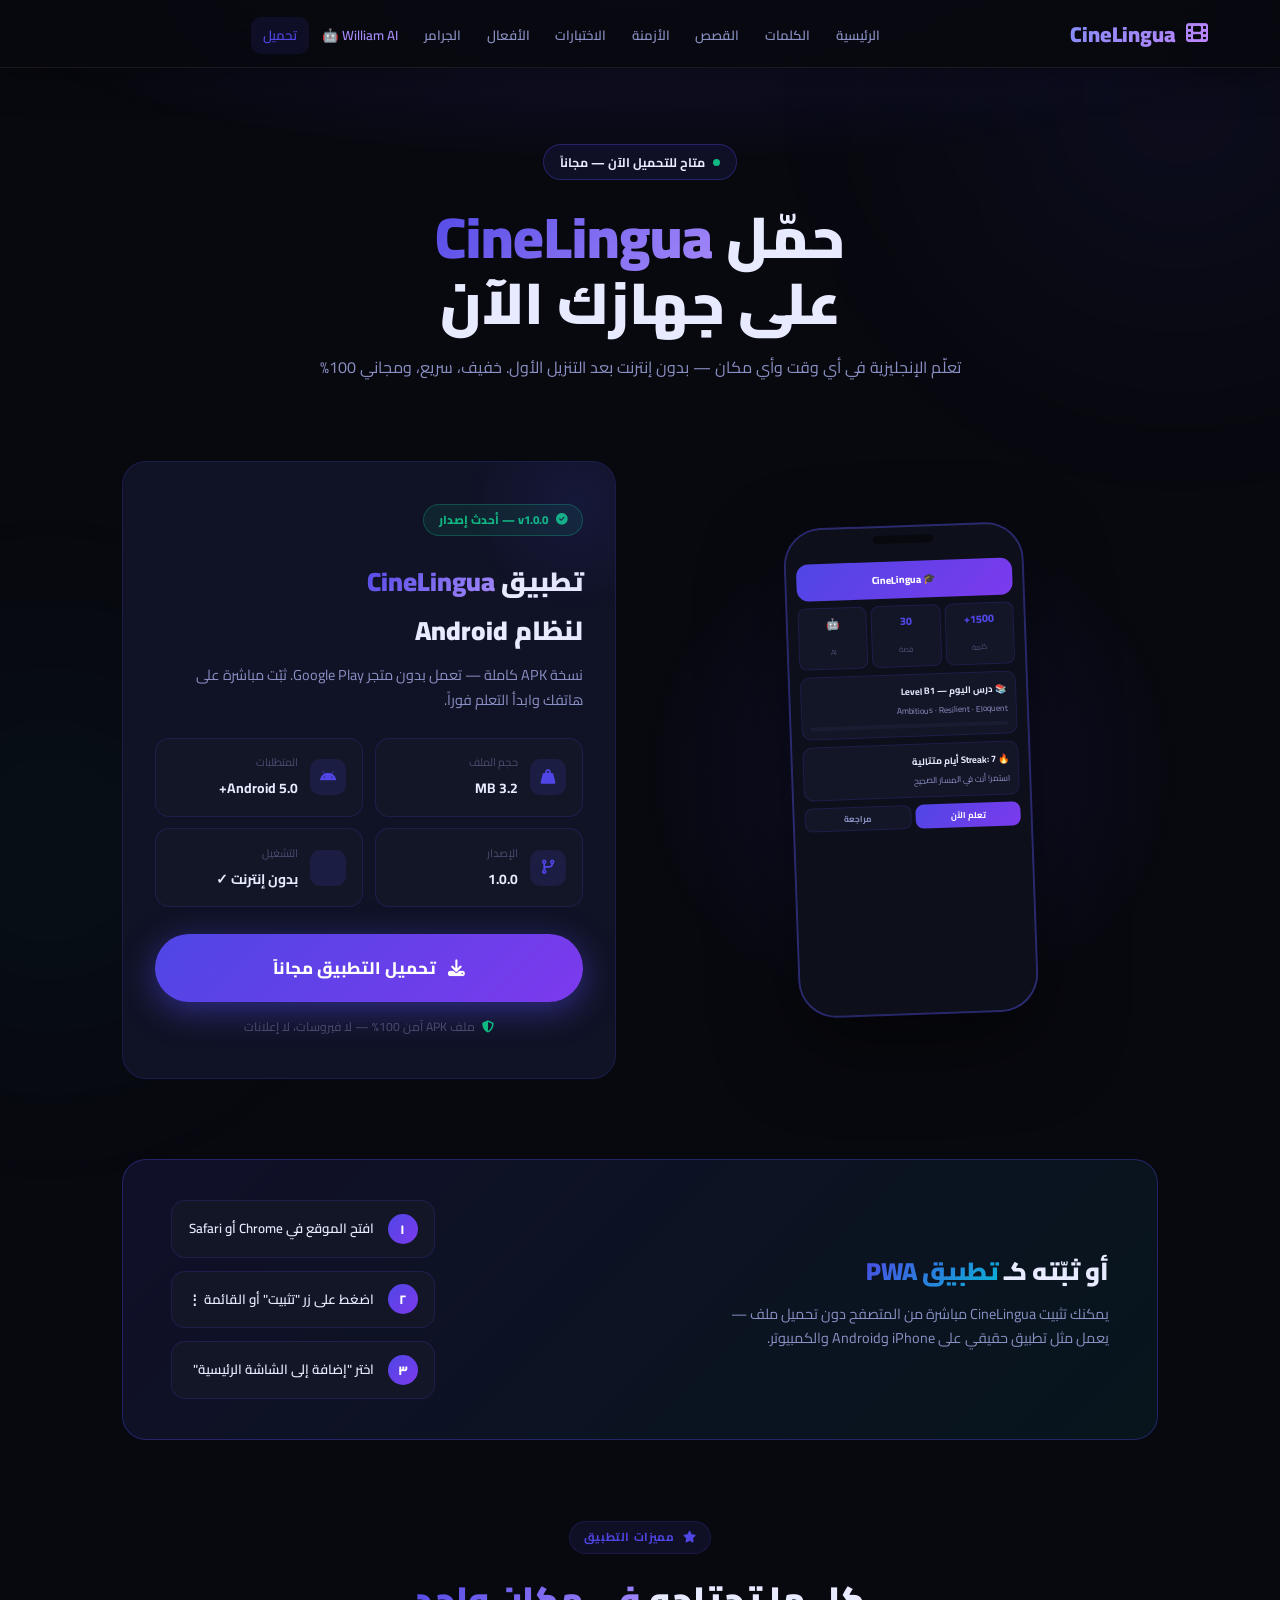
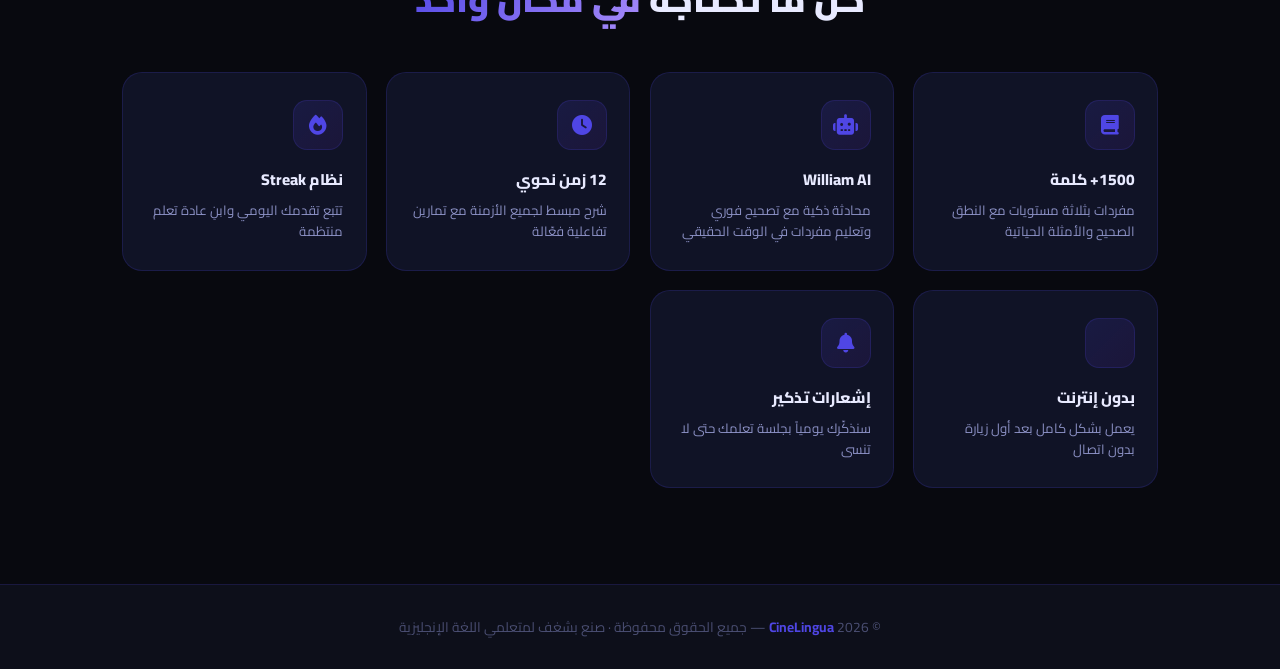
<file: download.html>
<!DOCTYPE html>
<html lang="ar" dir="rtl">
<head>
  <meta charset="UTF-8">
  <meta name="viewport" content="width=device-width, initial-scale=1.0">
  <title>CineLingua | تحميل التطبيق</title>
  <link rel="manifest" href="manifest.json">
  <meta name="theme-color" content="#4f46e5">
  <link rel="apple-touch-icon" href="https://i.postimg.cc/J4xdc62M/20260305-233826.png">
  <link rel="stylesheet" href="https://cdnjs.cloudflare.com/ajax/libs/font-awesome/6.5.0/css/all.min.css">
  <link href="https://fonts.googleapis.com/css2?family=Cairo:wght@300;400;500;600;700;800;900&display=swap" rel="stylesheet">
  <style>
    *{margin:0;padding:0;box-sizing:border-box}
    :root{--p:#4f46e5;--p2:#7c3aed;--acc:#06b6d4;--green:#10b981;--bg:#08090f;--bg2:#0d0f1a;--bg3:#131627;--bg4:#1a1d32;--card:rgba(17,20,40,.97);--border:rgba(79,70,229,.18);--border2:rgba(79,70,229,.35);--bw:rgba(255,255,255,.07);--text:#e8eaff;--text2:#8b90c4;--text3:#4a4e72;--font:'Cairo',sans-serif}
    [data-theme="light"]{--bg:#f0f2ff;--bg2:#e8eaff;--bg3:#dde0ff;--bg4:#d2d5ff;--card:rgba(255,255,255,.97);--border:rgba(79,70,229,.15);--border2:rgba(79,70,229,.3);--bw:rgba(79,70,229,.08);--text:#0a0b1e;--text2:#3d3f80;--text3:#8084c0}
    html{scroll-behavior:smooth}
    body{background:var(--bg);color:var(--text);font-family:var(--font);min-height:100vh;overflow-x:hidden;transition:background .4s,color .4s}
    .orb{position:fixed;border-radius:50%;pointer-events:none;z-index:0;filter:blur(100px);animation:fl 18s ease-in-out infinite}
    .orb1{width:600px;height:600px;background:radial-gradient(circle,rgba(79,70,229,.1),transparent 70%);top:-200px;right:-200px}
    .orb2{width:500px;height:500px;background:radial-gradient(circle,rgba(6,182,212,.07),transparent 70%);bottom:-200px;left:-200px;animation-delay:-9s}
    @keyframes fl{0%,100%{transform:translate(0,0)}50%{transform:translate(30px,-30px)}}
    [data-theme="light"] .orb1{background:radial-gradient(circle,rgba(79,70,229,.06),transparent 70%)}
    [data-theme="light"] .orb2{background:radial-gradient(circle,rgba(6,182,212,.04),transparent 70%)}
    .navbar{position:fixed;width:100%;top:0;z-index:1000;background:rgba(8,9,15,.92);backdrop-filter:blur(24px);border-bottom:1px solid var(--bw);box-shadow:0 1px 40px rgba(0,0,0,.5)}
    [data-theme="light"] .navbar{background:rgba(240,242,255,.95)}
    .nav-container{max-width:1200px;margin:0 auto;padding:.85rem 2rem;display:flex;justify-content:space-between;align-items:center}
    .logo{display:flex;align-items:center;gap:.6rem;text-decoration:none;font-size:1.35rem;font-weight:900;background:linear-gradient(135deg,#818cf8,#c084fc);-webkit-background-clip:text;-webkit-text-fill-color:transparent}
    .nav-links{display:flex;gap:.1rem;list-style:none}
    .nav-links a{text-decoration:none;color:var(--text2);font-weight:600;font-size:.83rem;padding:.38rem .75rem;border-radius:10px;transition:all .2s}
    .nav-links a:hover,.nav-links a.active{color:var(--p);background:rgba(79,70,229,.1)}
    .nav-right{display:flex;align-items:center;gap:.6rem}
    .menu-toggle{background:none;border:none;font-size:1.3rem;color:var(--p);cursor:pointer;display:none;width:36px;height:36px;align-items:center;justify-content:center}
    @media(max-width:860px){.menu-toggle{display:flex}.nav-links{display:none;position:absolute;top:100%;right:0;left:0;flex-direction:column;background:rgba(8,9,15,.97);backdrop-filter:blur(20px);padding:.75rem;border-bottom:1px solid var(--bw)}.nav-links.show{display:flex}.nav-links a{padding:.7rem 1rem}}
    @keyframes rup{from{opacity:0;transform:translateY(22px)}to{opacity:1;transform:none}}
    .hero{padding:9rem 2rem 5rem;text-align:center;position:relative;z-index:1}
    .hero-bg{position:absolute;inset:0;background:radial-gradient(ellipse 80% 55% at 50% 0%,rgba(79,70,229,.18),transparent 65%);z-index:0;pointer-events:none}
    [data-theme="light"] .hero-bg{background:radial-gradient(ellipse 80% 55% at 50% 0%,rgba(79,70,229,.09),transparent 65%)}
    .hero-inner{position:relative;z-index:1;max-width:680px;margin:0 auto}
    .hero-badge{display:inline-flex;align-items:center;gap:.5rem;background:rgba(79,70,229,.1);border:1px solid var(--border2);color:var(--text);padding:.35rem 1rem;border-radius:100px;font-size:.78rem;font-weight:700;margin-bottom:1.5rem}
    .hb-dot{width:7px;height:7px;border-radius:50%;background:var(--green);animation:pd 2s infinite}
    @keyframes pd{0%,100%{box-shadow:0 0 0 0 rgba(16,185,129,.4)}70%{box-shadow:0 0 0 6px rgba(16,185,129,0)}}
    .hero h1{font-size:clamp(2rem,5vw,3.6rem);font-weight:900;line-height:1.15;margin-bottom:1rem;opacity:0;animation:rup .7s .1s ease forwards}
    .hero h1 span{background:linear-gradient(135deg,var(--p),#a78bfa);-webkit-background-clip:text;-webkit-text-fill-color:transparent}
    .hero p{font-size:1rem;color:var(--text2);line-height:1.8;margin-bottom:0;opacity:0;animation:rup .7s .25s ease forwards}
    .main-section{max-width:1100px;margin:0 auto;padding:0 2rem 5rem;position:relative;z-index:1}
    .preview-grid{display:grid;grid-template-columns:1fr 1fr;gap:3rem;align-items:center}
    @media(max-width:740px){.preview-grid{grid-template-columns:1fr}}
    .mockup{display:flex;justify-content:center;position:relative}
    .phone-glow{position:absolute;inset:-24px;border-radius:60px;background:radial-gradient(circle,rgba(79,70,229,.15),transparent 70%);pointer-events:none;animation:gp 3s ease-in-out infinite}
    @keyframes gp{0%,100%{opacity:.5}50%{opacity:1}}
    .phone-frame{width:240px;height:490px;border-radius:38px;background:linear-gradient(135deg,var(--bg3),var(--bg4));border:2px solid var(--border2);box-shadow:0 30px 80px rgba(0,0,0,.5),inset 0 1px 0 rgba(255,255,255,.08);display:flex;flex-direction:column;overflow:hidden;animation:pf 4.5s ease-in-out infinite;transform:rotate(-2deg)}
    @keyframes pf{0%,100%{transform:rotate(-2deg) translateY(0)}50%{transform:rotate(-2deg) translateY(-12px)}}
    .ph-top{height:24px;background:var(--bg2);display:flex;align-items:center;justify-content:center}
    .ph-notch{width:60px;height:8px;background:var(--bg);border-radius:100px}
    .ph-screen{flex:1;display:flex;flex-direction:column;background:var(--bg2);padding:10px;gap:7px}
    .ph-hdr{background:linear-gradient(135deg,var(--p),var(--p2));border-radius:12px;padding:9px 10px;text-align:center;color:white;font-size:.63rem;font-weight:800}
    .ph-stats{display:grid;grid-template-columns:1fr 1fr 1fr;gap:4px}
    .ph-stat{background:var(--bg3);border-radius:8px;padding:5px;text-align:center;border:1px solid var(--border)}
    .ph-sn{font-size:.68rem;font-weight:800;color:var(--p);display:block}
    .ph-sl{font-size:.47rem;color:var(--text3)}
    .ph-card{background:var(--bg3);border-radius:10px;padding:8px;border:1px solid var(--border)}
    .ph-ct{font-size:.58rem;font-weight:700;color:var(--text);margin-bottom:3px}
    .ph-cs{font-size:.53rem;color:var(--text2)}
    .ph-pg{height:4px;background:var(--bg4);border-radius:100px;margin-top:5px;overflow:hidden}
    .ph-pgf{height:100%;border-radius:100px;background:linear-gradient(90deg,var(--p),var(--acc));width:0;transition:width 1.5s ease}
    .ph-row{display:flex;gap:4px}
    .ph-btn{flex:1;height:24px;border-radius:8px;background:linear-gradient(135deg,var(--p),var(--p2));display:flex;align-items:center;justify-content:center;font-size:.53rem;color:white;font-weight:700}
    .ph-btn.out{background:var(--bg3);border:1px solid var(--border);color:var(--text2)}
    .dl-card{background:var(--card);border:1px solid var(--border);border-radius:24px;padding:2.5rem 2rem;position:relative;overflow:hidden}
    .dl-card::before{content:'';position:absolute;top:0;right:0;width:220px;height:220px;background:radial-gradient(circle,rgba(79,70,229,.1),transparent 70%);border-radius:50%;transform:translate(70px,-70px);pointer-events:none}
    .dl-ver{display:inline-flex;align-items:center;gap:.5rem;background:rgba(16,185,129,.1);border:1px solid rgba(16,185,129,.3);color:var(--green);padding:.25rem .9rem;border-radius:100px;font-size:.73rem;font-weight:800;margin-bottom:1.3rem}
    .dl-title{font-size:1.65rem;font-weight:900;margin-bottom:.5rem}
    .dl-title span{background:linear-gradient(135deg,var(--p),#a78bfa);-webkit-background-clip:text;-webkit-text-fill-color:transparent}
    .dl-desc{color:var(--text2);font-size:.9rem;line-height:1.7;margin-bottom:1.6rem}
    .dl-specs{display:grid;grid-template-columns:1fr 1fr;gap:.7rem;margin-bottom:1.7rem}
    .dl-spec{background:var(--bg3);border:1px solid var(--border);border-radius:14px;padding:.85rem 1rem;display:flex;align-items:center;gap:.75rem}
    .ds-icon{width:36px;height:36px;border-radius:10px;background:rgba(79,70,229,.15);display:flex;align-items:center;justify-content:center;font-size:.9rem;color:var(--p);flex-shrink:0}
    .ds-lbl{font-size:.68rem;color:var(--text3);display:block}
    .ds-val{font-size:.87rem;font-weight:700}
    .dl-btn{width:100%;padding:1.1rem;border-radius:100px;background:linear-gradient(135deg,var(--p),var(--p2));color:white;border:none;font-weight:800;font-size:1.05rem;cursor:pointer;font-family:inherit;display:flex;align-items:center;justify-content:center;gap:.75rem;box-shadow:0 8px 32px rgba(79,70,229,.5);transition:all .3s cubic-bezier(.34,1.56,.64,1);text-decoration:none}
    .dl-btn:hover{transform:translateY(-3px) scale(1.02);box-shadow:0 14px 45px rgba(79,70,229,.65)}
    .dl-note{text-align:center;font-size:.76rem;color:var(--text3);margin-top:.85rem;display:flex;align-items:center;justify-content:center;gap:.4rem}
    .pwa-section{max-width:1100px;margin:0 auto;padding:0 2rem 5rem;position:relative;z-index:1}
    .pwa-card{background:linear-gradient(135deg,rgba(79,70,229,.12),rgba(6,182,212,.07));border:1px solid var(--border2);border-radius:24px;padding:2.5rem 3rem;display:flex;align-items:center;justify-content:space-between;flex-wrap:wrap;gap:2rem}
    .pwa-l h2{font-size:1.55rem;font-weight:900;margin-bottom:.5rem}
    .pwa-l h2 span{background:linear-gradient(135deg,var(--p),var(--acc));-webkit-background-clip:text;-webkit-text-fill-color:transparent}
    .pwa-l p{color:var(--text2);font-size:.9rem;line-height:1.7;max-width:380px}
    .pwa-steps{display:flex;flex-direction:column;gap:.8rem;min-width:260px}
    .pwa-step{display:flex;align-items:center;gap:.85rem;background:var(--bg3);border:1px solid var(--border);border-radius:14px;padding:.8rem 1rem}
    .sn{width:30px;height:30px;border-radius:50%;background:linear-gradient(135deg,var(--p),var(--p2));color:white;display:flex;align-items:center;justify-content:center;font-size:.8rem;font-weight:800;flex-shrink:0}
    .st{font-size:.83rem;font-weight:600}
    .feat-section{max-width:1100px;margin:0 auto;padding:0 2rem 6rem;position:relative;z-index:1}
    .sec-head{text-align:center;margin-bottom:2.5rem}
    .sec-tag{display:inline-flex;align-items:center;gap:.5rem;background:rgba(79,70,229,.1);border:1px solid var(--border);color:var(--p);padding:.28rem .85rem;border-radius:100px;font-size:.73rem;font-weight:700;text-transform:uppercase;letter-spacing:.05em;margin-bottom:.75rem}
    .sec-head h2{font-size:clamp(1.5rem,3vw,2.2rem);font-weight:900;margin-bottom:.4rem}
    .sec-head h2 span{background:linear-gradient(135deg,var(--p),#a78bfa);-webkit-background-clip:text;-webkit-text-fill-color:transparent}
    .feat-grid{display:grid;grid-template-columns:repeat(auto-fit,minmax(200px,1fr));gap:1.2rem}
    .fi{background:var(--card);border:1px solid var(--border);border-radius:20px;padding:1.7rem 1.4rem;transition:all .3s}
    .fi:hover{transform:translateY(-6px);border-color:var(--border2);box-shadow:0 16px 50px rgba(79,70,229,.18)}
    .fi-icon{width:50px;height:50px;border-radius:14px;background:linear-gradient(135deg,rgba(79,70,229,.15),rgba(124,58,237,.1));border:1px solid var(--border);display:flex;align-items:center;justify-content:center;font-size:1.25rem;color:var(--p);margin-bottom:.95rem;transition:transform .3s}
    .fi:hover .fi-icon{transform:scale(1.1) rotate(-5deg)}
    .fi h3{font-size:.97rem;font-weight:800;margin-bottom:.35rem}
    .fi p{color:var(--text2);font-size:.83rem;line-height:1.6}
    footer{background:var(--bg2);border-top:1px solid var(--border);text-align:center;padding:1.8rem 2rem;color:var(--text3);font-size:.86rem}
    footer span{color:var(--p);font-weight:700}
    @media(max-width:640px){.dl-specs{grid-template-columns:1fr}.pwa-card{flex-direction:column;padding:2rem 1.5rem}.hero{padding:7rem 1.5rem 3rem}.dl-card{padding:1.75rem 1.4rem}}
  </style>

  <script>window.CL_PAGE="download";</script>

  <style id="cl-bn-styles">
/* ══════════════════════════════════════════════
   BOTTOM NAVIGATION
══════════════════════════════════════════════ */
.cl-bottom-nav {
  position: fixed;
  bottom: 0; left: 0; right: 0;
  z-index: 900;
  background: var(--cl-nav-bg, rgba(10,11,22,0.96));
  backdrop-filter: blur(24px) saturate(180%);
  border-top: 1px solid var(--cl-nav-border, rgba(79,70,229,0.15));
  box-shadow: 0 -8px 40px rgba(0,0,0,0.4);
  display: flex;
  align-items: stretch;
  padding: 0;
  height: 66px;
  padding-bottom: env(safe-area-inset-bottom, 0);
  user-select: none;
}
[data-theme="light"] .cl-bottom-nav {
  background: rgba(240,242,255,0.97);
  border-top-color: rgba(79,70,229,0.12);
  box-shadow: 0 -4px 30px rgba(79,70,229,0.08);
}
.cl-bn-item {
  flex: 1;
  display: flex;
  flex-direction: column;
  align-items: center;
  justify-content: center;
  gap: 3px;
  text-decoration: none;
  color: var(--cl-nav-text, #8b90c4);
  background: none;
  border: none;
  cursor: pointer;
  font-family: inherit;
  padding: 8px 4px;
  transition: color 0.2s;
  position: relative;
  -webkit-tap-highlight-color: transparent;
}
.cl-bn-item.active, .cl-bn-item:hover {
  color: #818cf8;
}
.cl-bn-icon {
  width: 28px; height: 28px;
  display: flex; align-items: center; justify-content: center;
  font-size: 1.1rem;
  border-radius: 10px;
  transition: all 0.3s cubic-bezier(0.34,1.56,0.64,1);
  position: relative;
}
.cl-bn-item.active .cl-bn-icon {
  background: rgba(79,70,229,0.15);
  color: #818cf8;
  transform: scale(1.15) translateY(-2px);
}
/* Active indicator dot */
.cl-bn-item.active::after {
  content: '';
  position: absolute;
  bottom: 4px;
  left: 50%; transform: translateX(-50%);
  width: 4px; height: 4px;
  border-radius: 50%;
  background: #818cf8;
}
.cl-bn-label {
  font-size: .6rem;
  font-weight: 700;
  letter-spacing: .01em;
  transition: opacity 0.2s;
}
.cl-bn-item.active .cl-bn-label { color: #818cf8; }

/* AI special button */
.cl-bn-ai-icon {
  width: 40px !important; height: 40px !important;
  border-radius: 14px !important;
  background: linear-gradient(135deg, #4f46e5, #7c3aed) !important;
  color: white !important;
  font-size: 1.05rem !important;
  box-shadow: 0 4px 18px rgba(79,70,229,0.55) !important;
  animation: aiPulse 3s ease-in-out infinite;
}
@keyframes aiPulse {
  0%,100%{box-shadow:0 4px 18px rgba(79,70,229,0.45)}
  50%{box-shadow:0 6px 28px rgba(79,70,229,0.7)}
}
.cl-bn-ai.active .cl-bn-ai-icon,
.cl-bn-ai:hover .cl-bn-ai-icon {
  background: linear-gradient(135deg, #6366f1, #a78bfa) !important;
  transform: scale(1.15) translateY(-4px) !important;
}
.cl-bn-ai::after { display: none !important; }

/* MORE OVERLAY */
@keyframes menuIn {
  from { opacity: 0; transform: translateY(20px) scale(0.97); }
  to   { opacity: 1; transform: translateY(0) scale(1); }
}
.cl-more-overlay {
  position: fixed; inset: 0; z-index: 950;
  background: rgba(0,0,0,0.55);
  backdrop-filter: blur(4px);
  display: none;
}
.cl-more-overlay.show { display: block; }
.cl-more-menu {
  position: fixed;
  bottom: 70px; left: 12px; right: 12px;
  z-index: 960;
  background: var(--cl-menu-bg, rgba(13,15,26,0.98));
  backdrop-filter: blur(24px);
  border: 1px solid rgba(79,70,229,0.25);
  border-radius: 24px;
  padding: 1.2rem;
  box-shadow: 0 -8px 60px rgba(0,0,0,0.5), 0 0 0 1px rgba(79,70,229,0.1);
  display: none;
  transform-origin: bottom center;
}
[data-theme="light"] .cl-more-menu {
  background: rgba(255,255,255,0.98);
  border-color: rgba(79,70,229,0.15);
  box-shadow: 0 -8px 40px rgba(79,70,229,0.15);
}
.cl-more-menu.show {
  display: block;
  animation: menuIn 0.3s cubic-bezier(0.34,1.56,0.64,1) forwards;
}
.cl-more-header {
  display: flex; align-items: center; justify-content: space-between;
  margin-bottom: 1rem; padding-bottom: .75rem;
  border-bottom: 1px solid rgba(79,70,229,0.12);
}
.cl-more-title {
  font-size: .82rem; font-weight: 800;
  color: var(--cl-text, #e8eaff);
  letter-spacing: .02em;
}
[data-theme="light"] .cl-more-title { color: #0a0b1e; }
.cl-more-close {
  width: 28px; height: 28px; border-radius: 50%;
  background: rgba(79,70,229,0.1); border: 1px solid rgba(79,70,229,0.2);
  color: #8b90c4; cursor: pointer; font-size: .75rem;
  display: flex; align-items: center; justify-content: center;
  transition: all 0.2s;
}
.cl-more-close:hover { background: rgba(79,70,229,0.2); color: white; transform: rotate(90deg); }
.cl-more-grid {
  display: grid;
  grid-template-columns: repeat(5, 1fr);
  gap: .65rem;
}
.cl-more-item {
  display: flex; flex-direction: column; align-items: center; gap: .5rem;
  text-decoration: none; color: var(--cl-text2, #8b90c4);
  padding: .65rem .3rem; border-radius: 14px;
  border: 1px solid transparent;
  transition: all 0.25s cubic-bezier(0.34,1.56,0.64,1);
  font-size: .68rem; font-weight: 700; text-align: center;
  -webkit-tap-highlight-color: transparent;
}
[data-theme="light"] .cl-more-item { color: #3d3f80; }
.cl-more-item:hover, .cl-more-item.active {
  background: rgba(79,70,229,0.08);
  border-color: rgba(79,70,229,0.2);
  transform: translateY(-3px);
}
.cl-more-item.active { border-color: rgba(79,70,229,0.35); }
.cl-mi-icon {
  width: 44px; height: 44px; border-radius: 14px;
  display: flex; align-items: center; justify-content: center;
  font-size: 1.1rem; color: white;
  box-shadow: 0 4px 14px rgba(0,0,0,0.3);
  transition: transform 0.3s cubic-bezier(0.34,1.56,0.64,1);
}
.cl-more-item:hover .cl-mi-icon { transform: scale(1.12) rotate(-5deg); }
.cl-more-item.active .cl-mi-icon { transform: scale(1.1); }

/* ── Body padding for bottom nav ─────────────── */
body { padding-bottom: calc(66px + env(safe-area-inset-bottom, 0)) !important; }

/* ── Hide bottom nav on desktop (>= 900px) ──── */
@media (min-width: 900px) {
  .cl-bottom-nav  { display: none !important; }
  .cl-more-overlay,
  .cl-more-menu   { display: none !important; }
  body            { padding-bottom: 0 !important; }
}

/* ── Desktop: show all nav links in top navbar ─ */
@media (min-width: 900px) {
  .menu-toggle    { display: none !important; }
  .nav-menu       { display: flex !important; }
}

/* ── Mobile: hide overflow hamburger nav ─────── */
@media (max-width: 899px) {
  .navbar .nav-menu  { display: none !important; }
  .navbar .nav-links { display: none !important; }
  .menu-toggle       { display: none !important; }
}
</style>
</head>
<body>
<div class="orb orb1"></div>
<div class="orb orb2"></div>

<nav class="navbar">
  <div class="nav-container">
    <a class="logo" href="index.html"><i class="fas fa-film"></i> CineLingua</a>
    <button class="menu-toggle" onclick="document.getElementById('nm').classList.toggle('show')"><i class="fas fa-bars"></i></button>
    <ul class="nav-links" id="nm">
      <li><a href="index.html">الرئيسية</a></li>
      <li><a href="lessons.html">الكلمات</a></li>
      <li><a href="stories.html">القصص</a></li>
      <li><a href="tenses.html">الأزمنة</a></li>
      <li><a href="quiz.html">الاختبارات</a></li>
      <li><a href="verbs.html">الأفعال</a></li>
      <li><a href="grammar.html">الجرامر</a></li>
      <li><a href="chat.html" style="color:#a78bfa">William AI 🤖</a></li>
      <li><a href="download.html" class="active">تحميل</a></li>
    </ul>
    <div class="nav-right">
    </div>
  </div>
</nav>

<section class="hero">
  <div class="hero-bg"></div>
  <div class="hero-inner">
    <div class="hero-badge"><span class="hb-dot"></span> متاح للتحميل الآن — مجاناً</div>
    <h1>حمّل <span>CineLingua</span><br>على جهازك الآن</h1>
    <p>تعلّم الإنجليزية في أي وقت وأي مكان — بدون إنترنت بعد التنزيل الأول. خفيف، سريع، ومجاني 100%</p>
  </div>
</section>

<div class="main-section">
  <div class="preview-grid">
    <div class="mockup">
      <div class="phone-glow"></div>
      <div class="phone-frame">
        <div class="ph-top"><div class="ph-notch"></div></div>
        <div class="ph-screen">
          <div class="ph-hdr">🎓 CineLingua</div>
          <div class="ph-stats">
            <div class="ph-stat"><span class="ph-sn">1500+</span><span class="ph-sl">كلمة</span></div>
            <div class="ph-stat"><span class="ph-sn">30</span><span class="ph-sl">قصة</span></div>
            <div class="ph-stat"><span class="ph-sn">🤖</span><span class="ph-sl">AI</span></div>
          </div>
          <div class="ph-card">
            <div class="ph-ct">📚 درس اليوم — Level B1</div>
            <div class="ph-cs">Ambitious · Resilient · Eloquent</div>
            <div class="ph-pg"><div class="ph-pgf" id="phfill"></div></div>
          </div>
          <div class="ph-card">
            <div class="ph-ct">🔥 Streak: 7 أيام متتالية</div>
            <div class="ph-cs">استمر! أنت في المسار الصحيح</div>
          </div>
          <div class="ph-row">
            <div class="ph-btn">تعلم الآن</div>
            <div class="ph-btn out">مراجعة</div>
          </div>
        </div>
      </div>
    </div>
    <div class="dl-card">
      <div class="dl-ver"><i class="fas fa-check-circle"></i> v1.0.0 — أحدث إصدار</div>
      <div class="dl-title">تطبيق <span>CineLingua</span><br>لنظام Android</div>
      <div class="dl-desc">نسخة APK كاملة — تعمل بدون متجر Google Play. ثبّت مباشرة على هاتفك وابدأ التعلم فوراً.</div>
      <div class="dl-specs">
        <div class="dl-spec"><div class="ds-icon"><i class="fas fa-weight-hanging"></i></div><div><span class="ds-lbl">حجم الملف</span><span class="ds-val">3.2 MB</span></div></div>
        <div class="dl-spec"><div class="ds-icon"><i class="fab fa-android"></i></div><div><span class="ds-lbl">المتطلبات</span><span class="ds-val">Android 5.0+</span></div></div>
        <div class="dl-spec"><div class="ds-icon"><i class="fas fa-code-branch"></i></div><div><span class="ds-lbl">الإصدار</span><span class="ds-val">1.0.0</span></div></div>
        <div class="dl-spec"><div class="ds-icon"><i class="fas fa-wifi-slash"></i></div><div><span class="ds-lbl">التشغيل</span><span class="ds-val">بدون إنترنت ✓</span></div></div>
      </div>
      <a href="https://github.com/riad325r-maker/cine-lingua.-/releases/download/v1.0.0/CineLingua.apk" class="dl-btn">
        <i class="fas fa-download"></i> تحميل التطبيق مجاناً
      </a>
      <div class="dl-note"><i class="fas fa-shield-alt" style="color:var(--green)"></i> ملف APK آمن 100% — لا فيروسات، لا إعلانات</div>
    </div>
  </div>
</div>

<section class="pwa-section">
  <div class="pwa-card">
    <div class="pwa-l">
      <h2>أو ثبّته كـ <span>تطبيق PWA</span></h2>
      <p>يمكنك تثبيت CineLingua مباشرة من المتصفح دون تحميل ملف — يعمل مثل تطبيق حقيقي على iPhone وAndroid والكمبيوتر.</p>
    </div>
    <div class="pwa-steps">
      <div class="pwa-step"><div class="sn">١</div><span class="st">افتح الموقع في Chrome أو Safari</span></div>
      <div class="pwa-step"><div class="sn">٢</div><span class="st">اضغط على زر "تثبيت" أو القائمة ⋮</span></div>
      <div class="pwa-step"><div class="sn">٣</div><span class="st">اختر "إضافة إلى الشاشة الرئيسية"</span></div>
    </div>
  </div>
</section>

<section class="feat-section">
  <div class="sec-head">
    <div class="sec-tag"><i class="fas fa-star"></i> مميزات التطبيق</div>
    <h2>كل ما تحتاجه <span>في مكان واحد</span></h2>
  </div>
  <div class="feat-grid">
    <div class="fi"><div class="fi-icon"><i class="fas fa-book"></i></div><h3>1500+ كلمة</h3><p>مفردات بثلاثة مستويات مع النطق الصحيح والأمثلة الحياتية</p></div>
    <div class="fi"><div class="fi-icon"><i class="fas fa-robot"></i></div><h3>William AI</h3><p>محادثة ذكية مع تصحيح فوري وتعليم مفردات في الوقت الحقيقي</p></div>
    <div class="fi"><div class="fi-icon"><i class="fas fa-clock"></i></div><h3>12 زمن نحوي</h3><p>شرح مبسط لجميع الأزمنة مع تمارين تفاعلية فعّالة</p></div>
    <div class="fi"><div class="fi-icon"><i class="fas fa-fire"></i></div><h3>نظام Streak</h3><p>تتبع تقدمك اليومي وابنِ عادة تعلم منتظمة</p></div>
    <div class="fi"><div class="fi-icon"><i class="fas fa-wifi-slash"></i></div><h3>بدون إنترنت</h3><p>يعمل بشكل كامل بعد أول زيارة بدون اتصال</p></div>
    <div class="fi"><div class="fi-icon"><i class="fas fa-bell"></i></div><h3>إشعارات تذكير</h3><p>سنذكّرك يومياً بجلسة تعلمك حتى لا تنسى</p></div>
  </div>
</section>

<footer><p>© 2026 <span>CineLingua</span> — جميع الحقوق محفوظة · صنع بشغف لمتعلمي اللغة الإنجليزية</p></footer>

<script>
function setTheme(t){document.documentElement.setAttribute('data-theme',t);localStorage.setItem('theme',t);
setTimeout(()=>{const f=document.getElementById('phfill');if(f)f.style.width='65%'},600);
</script>

<!-- ══════════════════════════════════════════════
     BOTTOM NAVIGATION (Shared)
══════════════════════════════════════════════ -->
<nav class="cl-bottom-nav" id="clBottomNav">
  <a href="index.html"   class="cl-bn-item" data-page="home">
    <div class="cl-bn-icon"><i class="fas fa-home"></i></div>
    <span class="cl-bn-label">الرئيسية</span>
  </a>
  <a href="lessons.html" class="cl-bn-item" data-page="lessons">
    <div class="cl-bn-icon"><i class="fas fa-book"></i></div>
    <span class="cl-bn-label">الكلمات</span>
  </a>
  <a href="quiz.html"    class="cl-bn-item" data-page="quiz">
    <div class="cl-bn-icon"><i class="fas fa-trophy"></i></div>
    <span class="cl-bn-label">الاختبارات</span>
  </a>
  <a href="chat.html"    class="cl-bn-item cl-bn-ai" data-page="chat">
    <div class="cl-bn-icon cl-bn-ai-icon">
      <i class="fas fa-robot"></i>
    </div>
    <span class="cl-bn-label">William</span>
  </a>
  <button class="cl-bn-item" id="clMoreBtn" onclick="toggleMoreMenu()">
    <div class="cl-bn-icon"><i class="fas fa-grid-2" id="clMoreIcon"></i></div>
    <span class="cl-bn-label">المزيد</span>
  </button>
</nav>

<!-- MORE MENU OVERLAY -->
<div class="cl-more-overlay" id="clMoreOverlay" onclick="closeMoreMenu()"></div>
<div class="cl-more-menu" id="clMoreMenu">
  <div class="cl-more-header">
    <span class="cl-more-title">صفحات CineLingua</span>
    <button class="cl-more-close" onclick="closeMoreMenu()"><i class="fas fa-times"></i></button>
  </div>
  <div class="cl-more-grid">
    <a href="stories.html"  class="cl-more-item" data-page="stories">
      <div class="cl-mi-icon" style="background:linear-gradient(135deg,#7c3aed,#a78bfa)"><i class="fas fa-book-open"></i></div>
      <span>القصص</span>
    </a>
    <a href="tenses.html"   class="cl-more-item" data-page="tenses">
      <div class="cl-mi-icon" style="background:linear-gradient(135deg,#0891b2,#06b6d4)"><i class="fas fa-clock"></i></div>
      <span>الأزمنة</span>
    </a>
    <a href="verbs.html"    class="cl-more-item" data-page="verbs">
      <div class="cl-mi-icon" style="background:linear-gradient(135deg,#059669,#10b981)"><i class="fas fa-pencil-alt"></i></div>
      <span>الأفعال</span>
    </a>
    <a href="grammar.html"  class="cl-more-item" data-page="grammar">
      <div class="cl-mi-icon" style="background:linear-gradient(135deg,#b45309,#f59e0b)"><i class="fas fa-ruler-combined"></i></div>
      <span>الجرامر</span>
    </a>
    <a href="download.html" class="cl-more-item" data-page="download">
      <div class="cl-mi-icon" style="background:linear-gradient(135deg,#be185d,#f43f5e)"><i class="fas fa-download"></i></div>
      <span>تحميل</span>
    </a>
  </div>
</div>

<script>
/* ── Bottom Nav Active State ──── */
(function(){
  var page = window.CL_PAGE || '';
  document.querySelectorAll('.cl-bn-item[data-page], .cl-more-item[data-page]').forEach(function(el){
    if(el.getAttribute('data-page') === page){
      el.classList.add('active');
    }
  });
})();

function toggleMoreMenu(){
  var menu    = document.getElementById('clMoreMenu');
  var overlay = document.getElementById('clMoreOverlay');
  var icon    = document.getElementById('clMoreIcon');
  var isOpen  = menu.classList.contains('show');
  if(isOpen){ closeMoreMenu(); }
  else {
    menu.classList.add('show');
    overlay.classList.add('show');
    icon.className = 'fas fa-times';
    document.getElementById('clMoreBtn').classList.add('active');
  }
}
function closeMoreMenu(){
  document.getElementById('clMoreMenu').classList.remove('show');
  document.getElementById('clMoreOverlay').classList.remove('show');
  document.getElementById('clMoreIcon').className = 'fas fa-grid-2';
  document.getElementById('clMoreBtn').classList.remove('active');
}
document.addEventListener('keydown', function(e){ if(e.key==='Escape') closeMoreMenu(); });
</script>

</body>
</html>
</file>
